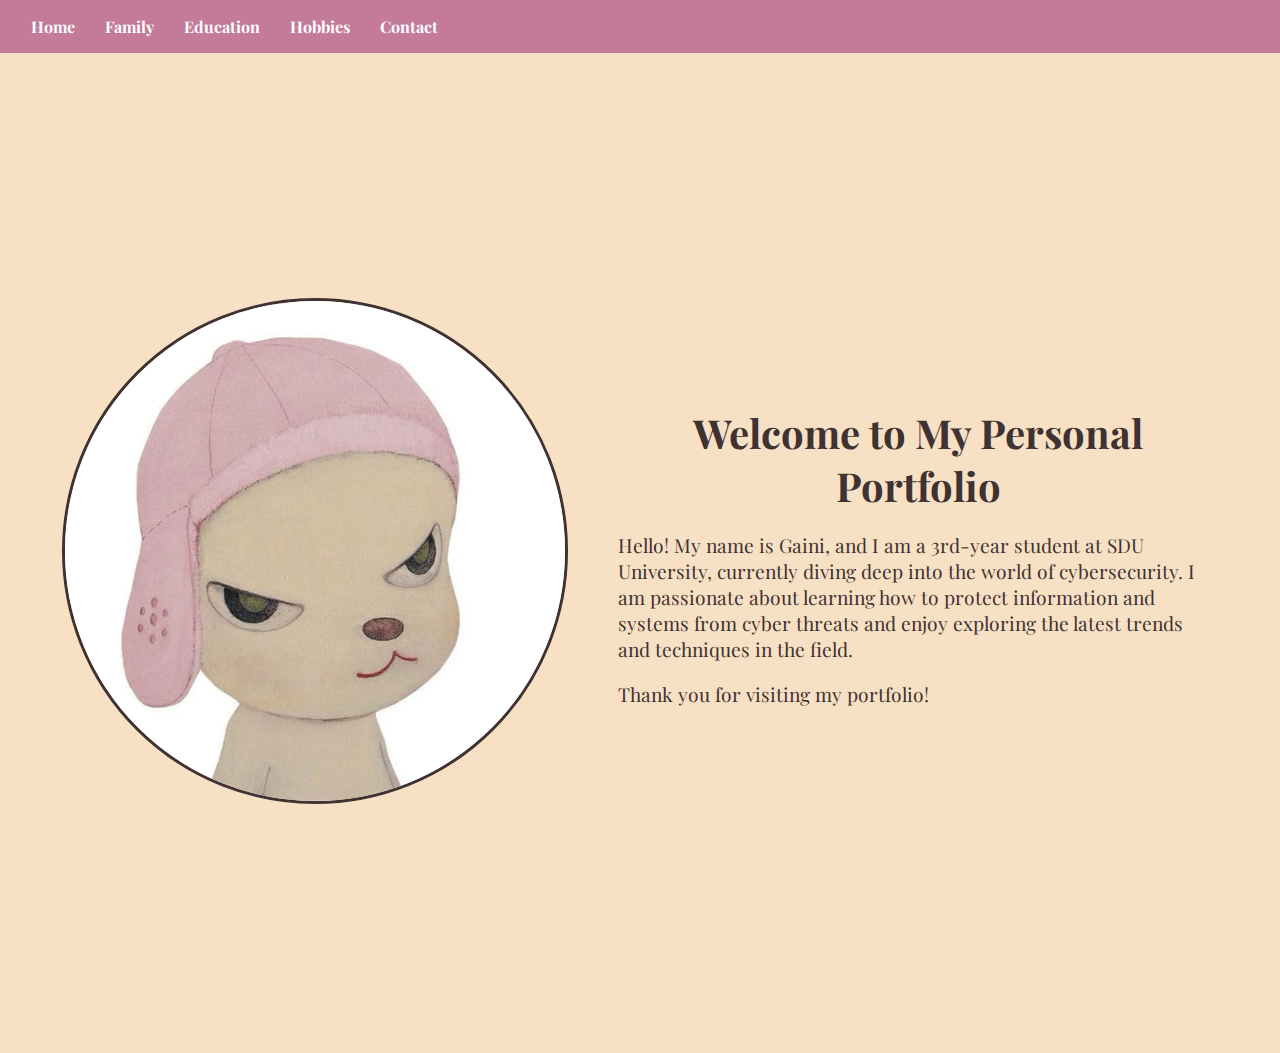
<file: index.html>
<!DOCTYPE html>
<html lang="en">
<head>
  <meta charset="UTF-8">
  <meta name="viewport" content="width=device-width, initial-scale=1.0">
  <title>Home</title>
  <link href="https://fonts.googleapis.com/css2?family=Playfair+Display:wght@400;700&display=swap" rel="stylesheet">
  <link rel="stylesheet" href="style.css">
</head>
<body>
  <!-- Content goes here -->
  <nav>
    <div class="hamburger" onclick="toggleMenu()">&#9776;</div> <!-- Hamburger icon -->
    <ul id="nav-list">
      <li><a href="index.html">Home</a></li>
      <li><a href="family.html">Family</a></li>
      <li><a href="education.html">Education</a></li>
      <li><a href="hobbies.html">Hobbies</a></li>
      <li><a href="contact.html">Contact</a></li>
    </ul>
  </nav>
  <script>
    function toggleMenu() {
      const navList = document.getElementById('nav-list');
      navList.classList.toggle('active'); // Toggle 'active' class
    }
  </script>

  <header class="home-header">
    <div class="profile-image">
     <img src="profilepic.jpeg" alt="Your Profile Picture">
    </div>
    <div class="home-text">
      <h1>Welcome to My Personal Portfolio</h1>
      <p>Hello! My name is Gaini, and I am a 3rd-year student at SDU University, 
        currently diving deep into the world of cybersecurity. I am passionate about 
        learning how to protect information and systems from cyber threats and enjoy exploring 
        the latest trends and techniques in the field.</p>
      <p>Thank you for visiting my portfolio!</p>
    </div>
  </header>
</body>
</html>
</file>
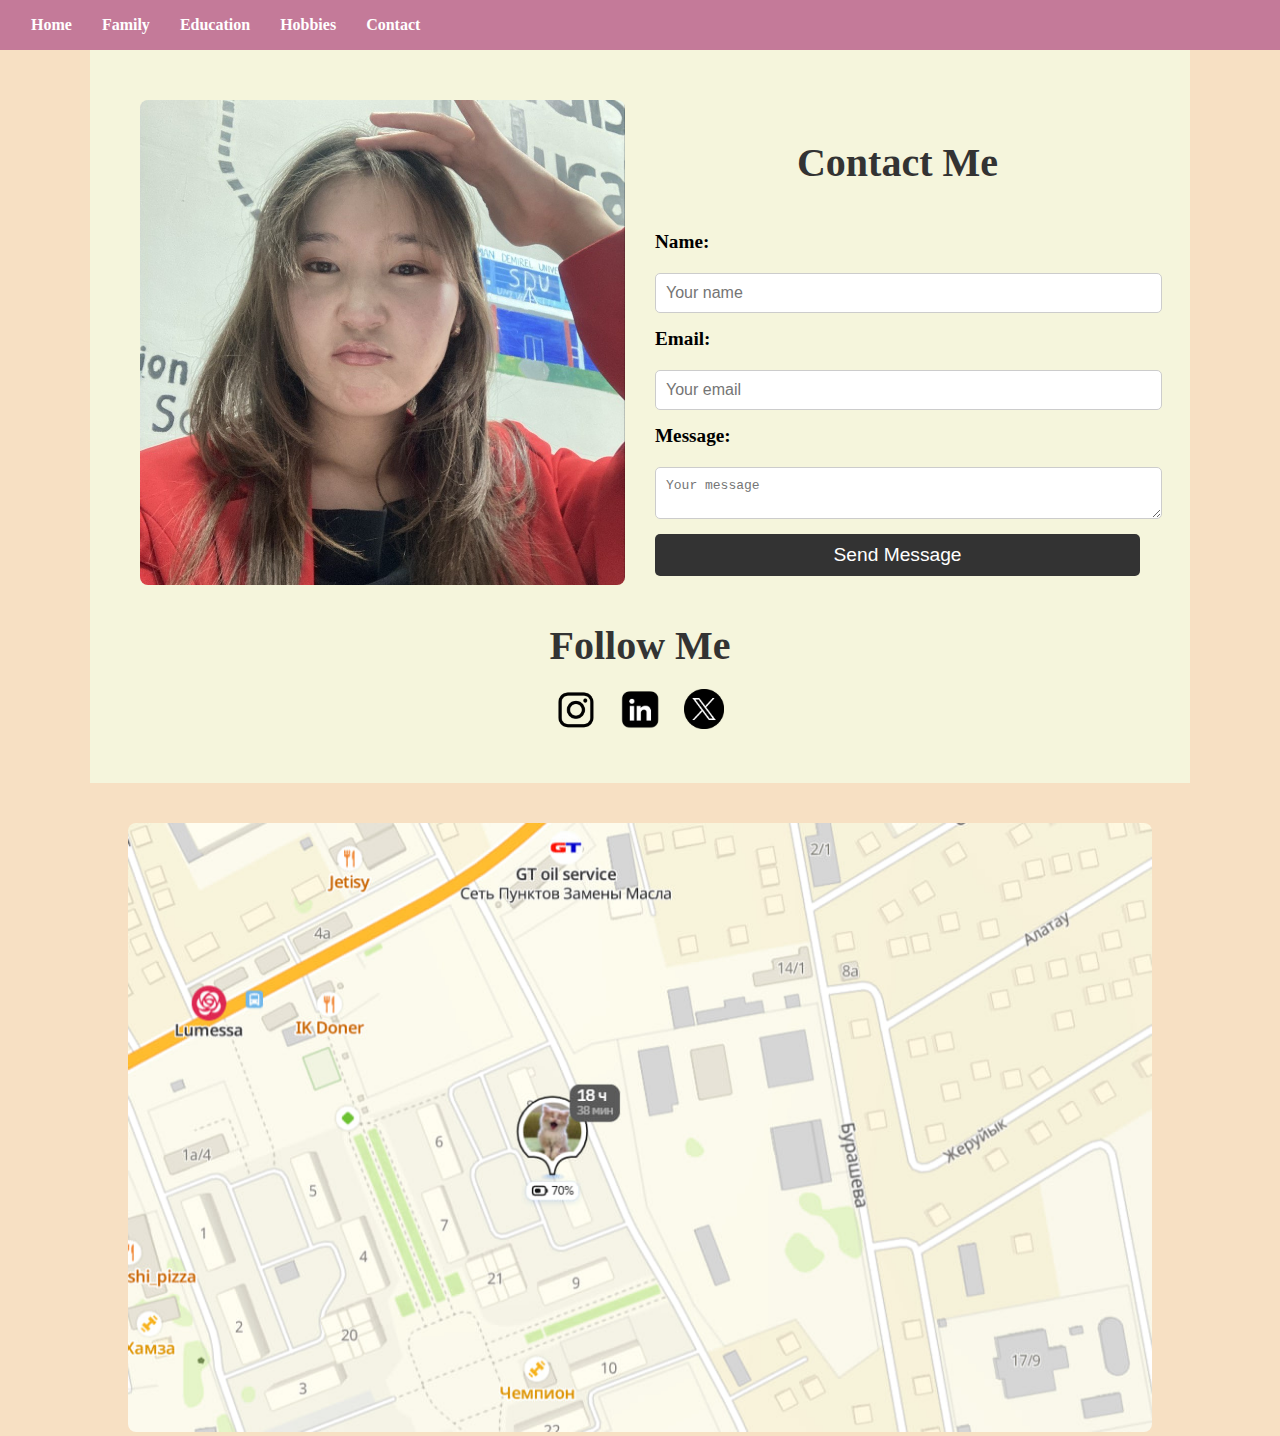
<file: contact.html>
<!DOCTYPE html>
<html lang="en">
<head>
  <meta charset="UTF-8">
  <meta name="viewport" content="width=device-width, initial-scale=1.0">
  <title>Contact</title>
  <link rel="stylesheet" href="style.css">
</head>
<body>
  <!-- Navigation Menu -->
  <nav>
    <div class="hamburger" onclick="toggleMenu()">&#9776;</div> <!-- Hamburger icon -->
    <ul id="nav-list">
      <li><a href="index.html">Home</a></li>
      <li><a href="family.html">Family</a></li>
      <li><a href="education.html">Education</a></li>
      <li><a href="hobbies.html">Hobbies</a></li>
      <li><a href="contact.html">Contact</a></li>
    </ul>
  </nav>
  <script>
    function toggleMenu() {
      const navList = document.getElementById('nav-list');
      navList.classList.toggle('active'); // Toggle 'active' class
    }
  </script>
  <!-- Contact Section -->
  <section class="contact-section">
    <!-- Contact Form and Image Wrapper -->
    <div class="contact-wrapper">
      <!-- Centered Title Above the Form -->
     
  
      <!-- Image Section -->
      <div class="contact-image">
        <img src="contact-image.jpg" alt="Contact Image">
      </div>
  
      <!-- Contact Form -->
      <form class="contact-form">
        <div class="contact-form-header">
          <h1>Contact Me</h1>
        </div>
        <label for="name">Name:</label>
        <input type="text" id="name" name="name" placeholder="Your name" required>
  
        <label for="email">Email:</label>
        <input type="email" id="email" name="email" placeholder="Your email" required>
  
        <label for="message">Message:</label>
        <textarea id="message" name="message" placeholder="Your message" required></textarea>
  
        <button type="submit">Send Message</button>
      </form>
    </div>
  
    <!-- Social Media Links -->
    <div class="social-media">
      <h2>Follow Me</h2>
      <a href="https://www.instagram.com/notamihoney" target="_blank">
        <img src="instagram-icon.png" alt="Instagram">
      </a>
      <a href="https://www.linkedin.com/in/gaini-kinayat-3369b0313?utm_source=share&utm_campaign=share_via&utm_content=profile&utm_medium=ios_app" target="_blank">
        <img src="linkedin-icon.png" alt="LinkedIn">
      </a>
      <a href="https://twitter.com/notamihoney" target="_blank">
        <img src="twitter-icon.png" alt="Twitter">
      </a>
    </div>
  </section>
  
  <!-- Static Map Image (Optional) -->
  <div class="map-section">
    <img src="static-map.jpg" alt="Map Location" class="map-image">
  </div>
</body>
</html>
</file>
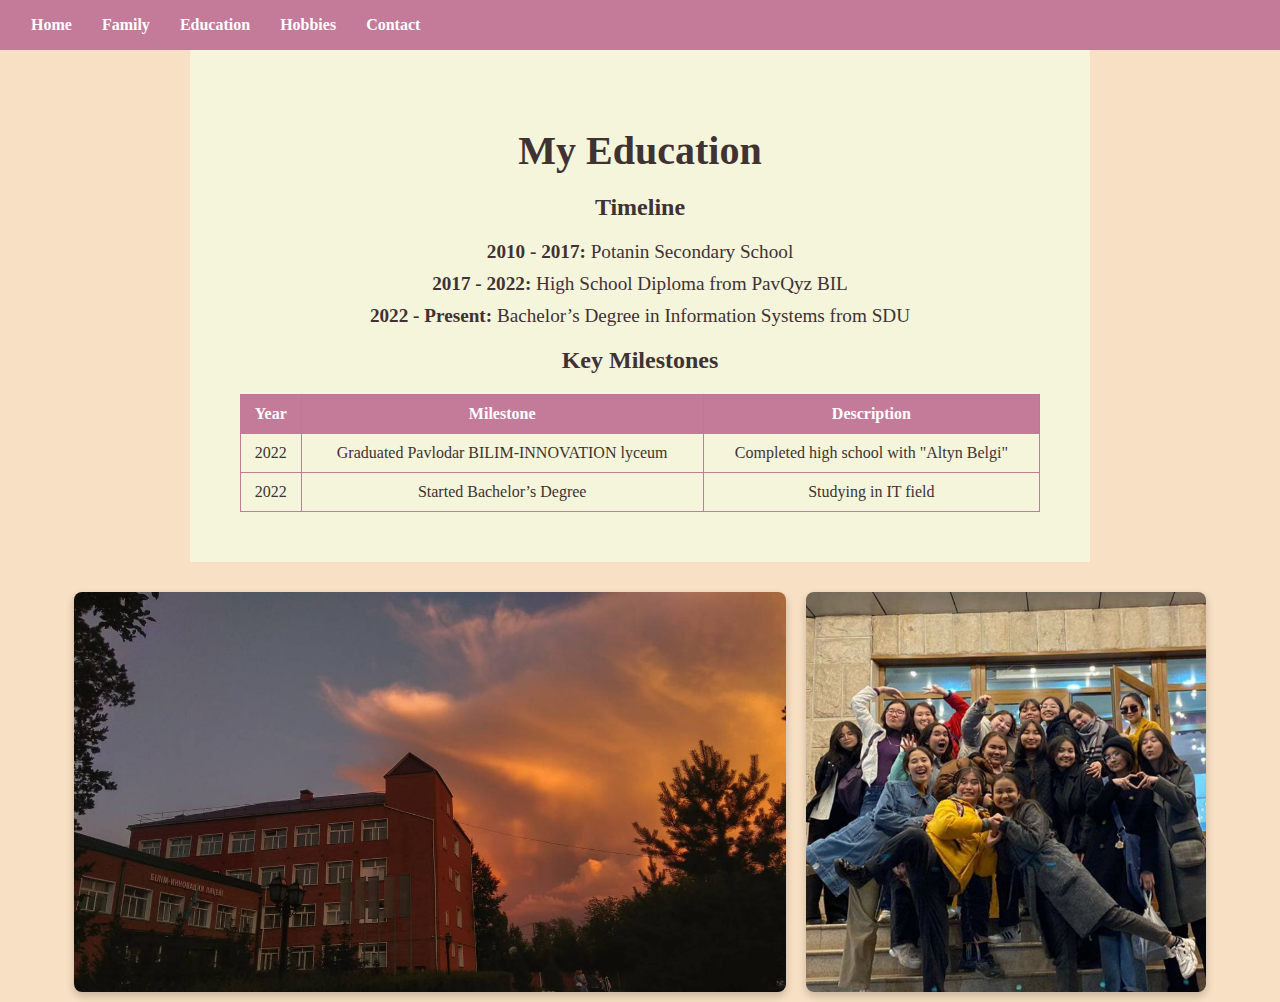
<file: education.html>
<!DOCTYPE html>
<html lang="en">
<head>
  <meta charset="UTF-8">
  <meta name="viewport" content="width=device-width, initial-scale=1.0">
  <title>Education - Personal Portfolio</title>
  <link rel="stylesheet" href="style.css">
</head>
<body>
  <!-- Navigation Menu -->
  <nav>
    <div class="hamburger" onclick="toggleMenu()">&#9776;</div> <!-- Hamburger icon -->
    <ul id="nav-list">
      <li><a href="index.html">Home</a></li>
      <li><a href="family.html">Family</a></li>
      <li><a href="education.html">Education</a></li>
      <li><a href="hobbies.html">Hobbies</a></li>
      <li><a href="contact.html">Contact</a></li>
    </ul>
  </nav>
  <script>
    function toggleMenu() {
      const navList = document.getElementById('nav-list');
      navList.classList.toggle('active'); // Toggle 'active' class
    }
  </script>

  <!-- Education Page Content -->
  <section class="education-section">
    <h1>My Education</h1>

    <!-- Timeline of Education -->
    <h2>Timeline</h2>
    <ul class="education-timeline">
      <li><strong>2010 - 2017:</strong> Potanin Secondary School</li> 
      <li><strong>2017 - 2022:</strong> High School Diploma from PavQyz BIL</li>
      <li><strong>2022 - Present:</strong> Bachelor’s Degree in Information Systems from SDU</li>
    </ul>

    <!-- Table for Milestones -->
    <h2>Key Milestones</h2>
    <table class="milestones-table">
      <thead>
        <tr>
          <th>Year</th>
          <th>Milestone</th>
          <th>Description</th>
        </tr>
      </thead>
      <tbody>
        <tr>
          <td>2022</td>
          <td>Graduated Pavlodar BILIM-INNOVATION lyceum</td>
          <td>Completed high school with "Altyn Belgi"</td>
        </tr>
        <tr>
          <td>2022</td>
          <td>Started Bachelor’s Degree</td>
          <td>Studying in IT field</td>
        </tr>
      </tbody>
    </table>
    </section>
   <!-- Section for Additional Images -->
    <section>
 
   <div class="image-gallery">
     <img src="lyceum.jpg" alt="Description of Image 1">
     <img src="classmates.jpg" alt="Description of Image 2">
     
   </div>
 </section>
</body>
</html>
</file>
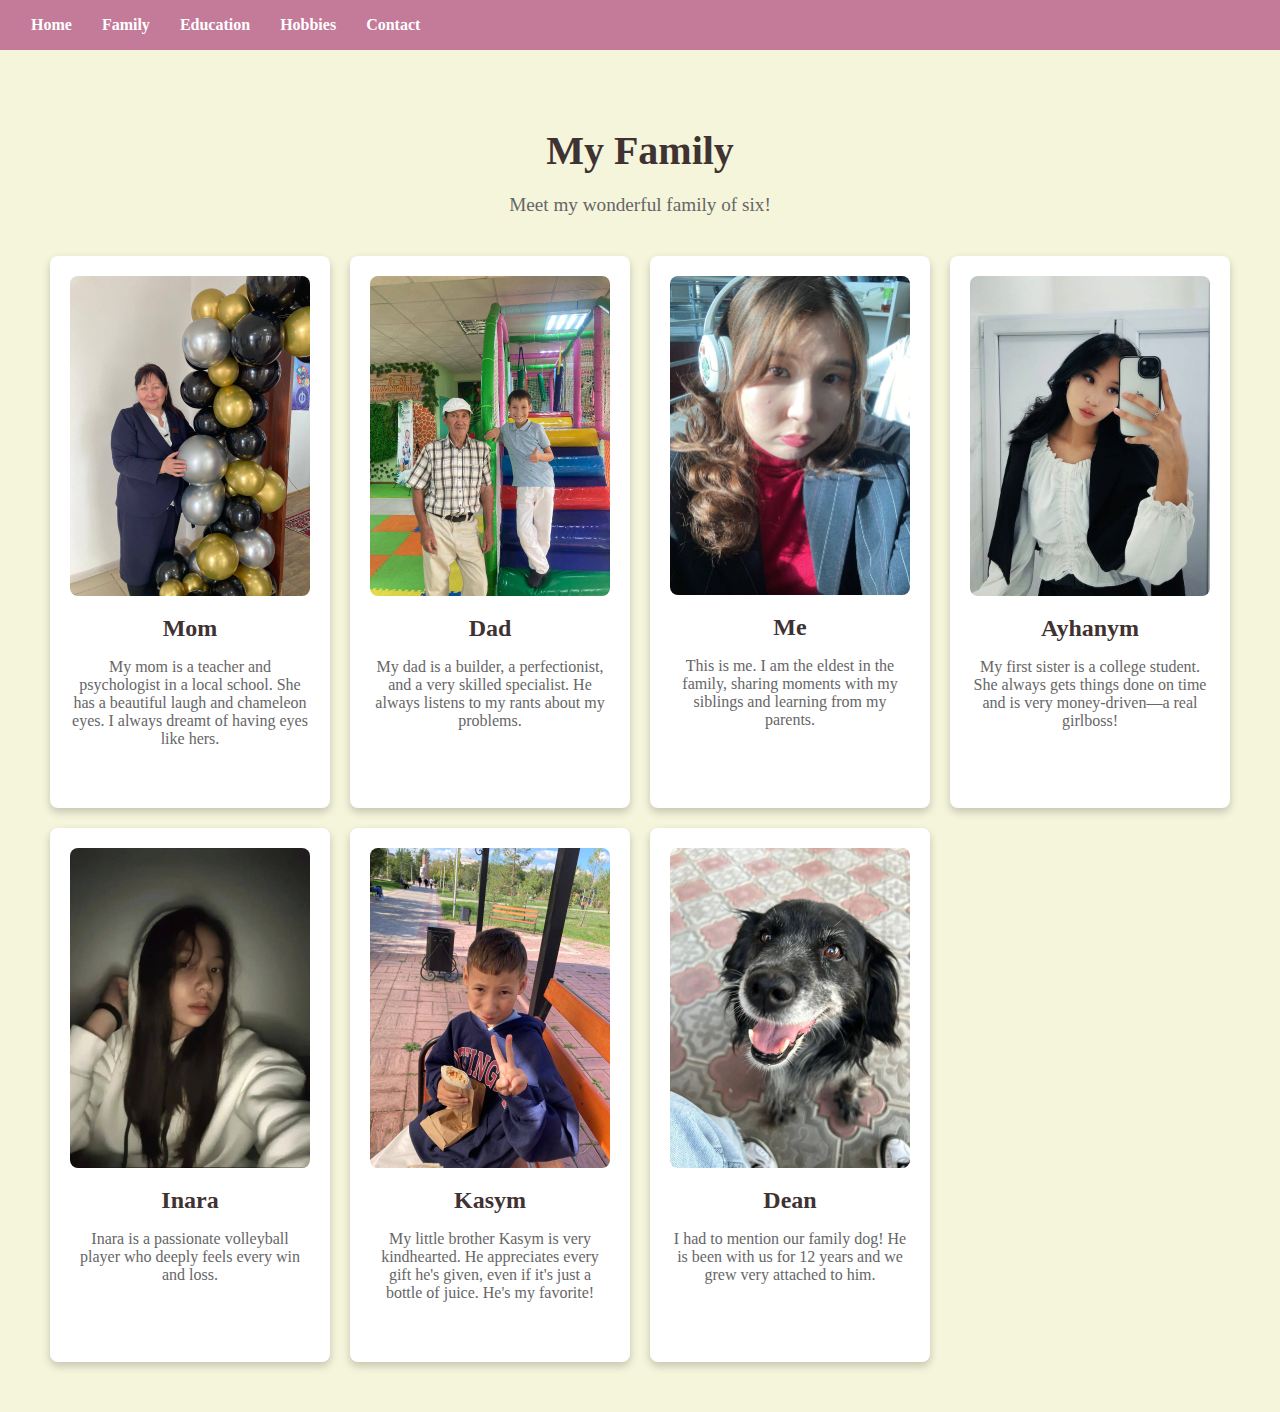
<file: family.html>
<!DOCTYPE html>
<html lang="en">
<head>
  <meta charset="UTF-8">
  <meta name="viewport" content="width=device-width, initial-scale=1.0">
  <title>Family</title>
  <link rel="stylesheet" href="style.css">
</head>
<body>
  <!-- Content goes here -->
  <nav>
    <div class="hamburger" onclick="toggleMenu()">&#9776;</div> <!-- Hamburger icon -->
    <ul id="nav-list">
      <li><a href="index.html">Home</a></li>
      <li><a href="family.html">Family</a></li>
      <li><a href="education.html">Education</a></li>
      <li><a href="hobbies.html">Hobbies</a></li>
      <li><a href="contact.html">Contact</a></li>
    </ul>
  </nav>
  <script>
    function toggleMenu() {
      const navList = document.getElementById('nav-list');
      navList.classList.toggle('active'); // Toggle 'active' class
    }
  </script>
   <section class="family-section">
    <h1>My Family</h1>
    <p>Meet my wonderful family of six!</p>

    <!-- Family Grid -->
    <div class="family-grid">
      <!-- Family Member 1: Mom -->
      <div class="family-member">
        <img src="mom.jpg" alt="Mom">
        <h3>Mom</h3>
        <p>My mom is a teacher and psychologist in a local school. She has a beautiful laugh and chameleon eyes. I always dreamt of having eyes like hers.</p>
      </div>

      <!-- Family Member 2: Dad -->
      <div class="family-member">
        <img src="dad.jpg" alt="Dad">
        <h3>Dad</h3>
        <p>My dad is a builder, a perfectionist, and a very skilled specialist. He always listens to my rants about my problems.</p>
      </div>

      <!-- Family Member 3: Me -->
      <div class="family-member">
        <img src="me.jpg" alt="Me">
        <h3>Me</h3>
        <p>This is me. I am the eldest in the family, sharing moments with my siblings and learning from my parents.</p>
      </div>

      <!-- Family Member 4: First Sister -->
      <div class="family-member">
        <img src="ayhanym.jpg" alt="Ayhanym">
        <h3>Ayhanym</h3>
        <p>My first sister is a college student. She always gets things done on time and is very money-driven—a real girlboss!</p>
      </div>

      <!-- Family Member 5: Inara (Second Sister) -->
      <div class="family-member">
        <img src="inara.jpg" alt="Inara">
        <h3>Inara</h3>
        <p>Inara is a passionate volleyball player who deeply feels every win and loss.</p>
      </div>

      <!-- Family Member 6: Kasym (Brother) -->
      <div class="family-member">
        <img src="kasym.jpg" alt="Kasym">
        <h3>Kasym</h3>
        <p>My little brother Kasym is very kindhearted. He appreciates every gift he's given, even if it's just a bottle of juice. He's my favorite!</p>
      </div>

      <div class="family-member">
        <img src="dean.jpg" alt="dean">
        <h3>Dean</h3>
        <p>I had to mention our family dog! He is been with us for 12 years and we grew very attached to him.</p>
      </div>
    </div>
  </section>
</body>
</html>
</file>
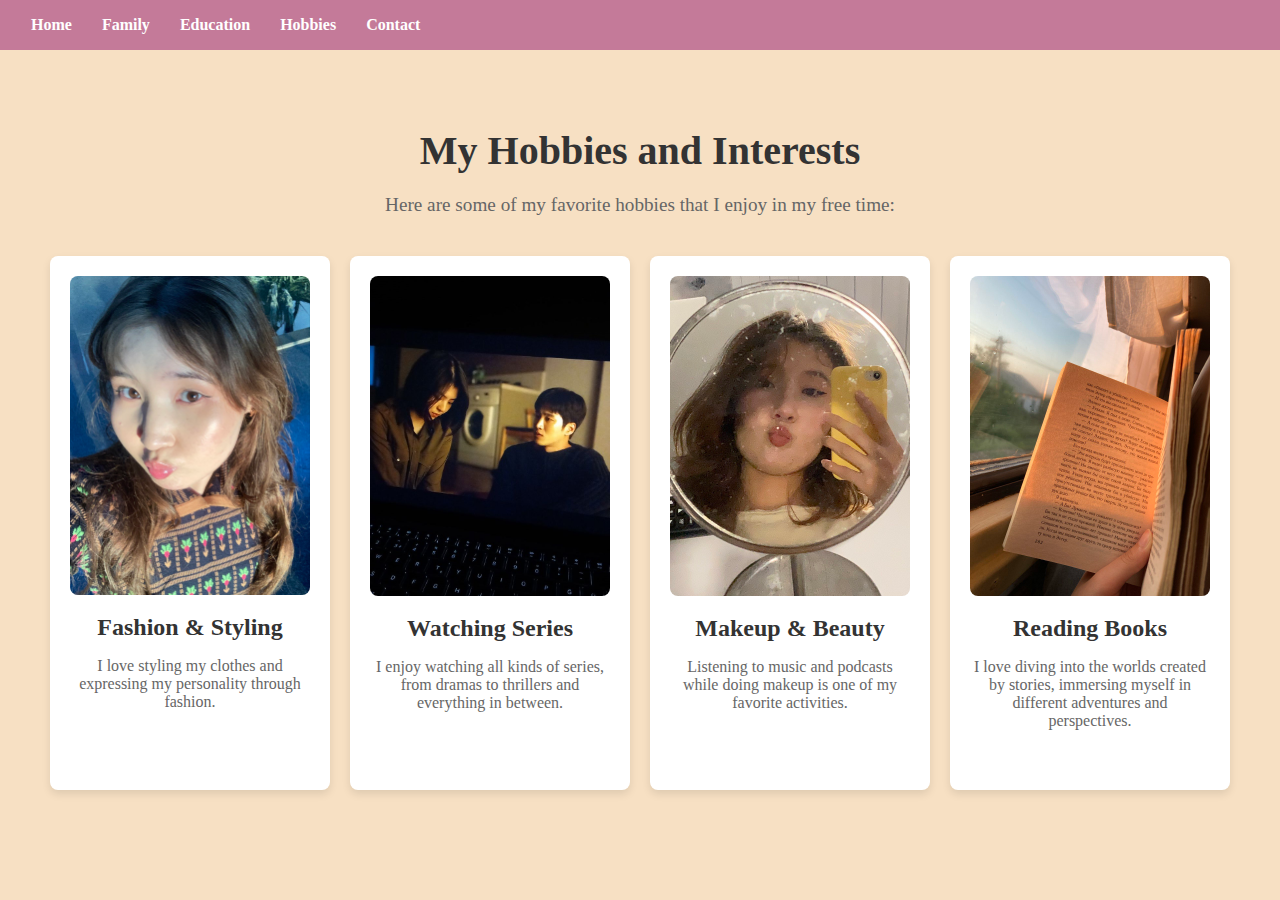
<file: hobbies.html>
<!DOCTYPE html>
<html lang="en">
<head>
  <meta charset="UTF-8">
  <meta name="viewport" content="width=device-width, initial-scale=1.0">
  <title>Hobbies and Interests</title>
  <link rel="stylesheet" href="style.css">
</head>
<body>
  <!-- Navigation Menu -->
  <nav>
    <div class="hamburger" onclick="toggleMenu()">&#9776;</div> <!-- Hamburger icon -->
    <ul id="nav-list">
      <li><a href="index.html">Home</a></li>
      <li><a href="family.html">Family</a></li>
      <li><a href="education.html">Education</a></li>
      <li><a href="hobbies.html">Hobbies</a></li>
      <li><a href="contact.html">Contact</a></li>
    </ul>
  </nav>
  <script>
    function toggleMenu() {
      const navList = document.getElementById('nav-list');
      navList.classList.toggle('active'); // Toggle 'active' class
    }
  </script>

  <!-- Hobbies Section -->
  <section class="hobbies-section">
    <h1>My Hobbies and Interests</h1>
    
    <p>Here are some of my favorite hobbies that I enjoy in my free time:</p>
    
    <!-- Hobbies Grid -->
    <div class="hobbies-grid">
      <div class="hobby">
        <img src="fashion.jpg" alt="Fashion">
        <h3>Fashion & Styling</h3>
        <p>I love styling my clothes and expressing my personality through fashion.</p>
      </div>  
      <div class="hobby">
        <img src="series.jpeg" alt="Series">
        <h3>Watching Series</h3>
        <p>I enjoy watching all kinds of series, from dramas to thrillers and everything in between.</p>
      </div>
      <div class="hobby">
        <img src="makeup.jpg" alt="Makeup">
        <h3>Makeup & Beauty</h3>
        <p>Listening to music and podcasts while doing makeup is one of my favorite activities.</p>
      </div>
      <div class="hobby">
        <img src="reading.jpg" alt="Reading Books">
        <h3>Reading Books</h3>
        <p>I love diving into the worlds created by stories, immersing myself in different adventures and perspectives.</p>
      </div>
    </div>
  </section>
</body>
</html>
</file>
<file: style.css>
/* General Styles */
body {
  font-family: 'Playfair Display', serif;
  margin: 0;
  padding: 0;
  background-color: rgb(247, 224, 195);
}

nav {
  font-family: 'Playfair Display', serif;
  background-color: #c17596f4;
  padding: 1em;
  display: flex;  
  justify-content: space-between; /* Space between hamburger and menu */
  align-items: center; /* Center items vertically */
}

nav ul {
  list-style-type: none;
  margin: 0;
  padding: 0;
  display: flex; /* Ensure items stay in a row */
}

nav ul li {
  display: inline;
  margin: 0 15px;
}

nav ul li a {
  color: white;
  text-decoration: none;
  font-weight: bold;
}

nav ul li a:hover {
  text-decoration: underline;
}

/* Hamburger Icon Styles */
.hamburger {
  display: none; /* Hide by default */
  font-size: 24px;
  cursor: pointer;
}

/* Responsive Behavior */
@media (max-width: 768px) {
  nav ul {
    display: none; /* Hide menu items by default */
    flex-direction: column; /* Stack items vertically */
    width: 100%; /* Full width */
    background-color: #c17596f4; /* Background for dropdown */
  }

  nav ul.active {
    display: flex; /* Show menu items when active */
  }

  .hamburger {
    display: block; /* Show hamburger icon */
  }

  nav ul li {
    margin: 10px 0; /* Space between items */
    text-align: center; /* Center text */
  }
}


/* Home Page Styles */
.home-header {
  display: flex; /* Enables Flexbox for the header */
  justify-content: center; /* Centers the content horizontally */
  align-items: center; /* Aligns the content vertically */
  padding: 50px 20px; /* Adjust padding for some space around */
  background-size: cover; /* Ensures the whole image fits inside the header */
  background-position: center; /* Centers the image in the header */
  background-repeat: no-repeat; /* Prevents the image from repeating */
  height: 100vh; /* Set the height to 100% of the viewport height */
}

.profile-image {
  margin-right: 50px; /* Space between profile image and text */
}

.profile-image img {
  width: 500px; /* Default profile image size */
  height: auto;
  border-radius: 50%;
  border: 3px solid #3f3232;
}

.home-text {
  max-width: 600px;
}

h1 {
  font-size: 2.5em;
  color: #3f3232;
}

p {
  font-size: 1.2em;
  color: #3f3232;
}

/* Responsive Behavior */
@media (max-width: 1024px) {
  .home-header {
    padding: 40px 20px;
  }

  .profile-image img {
    width: 400px; /* Slightly reduce profile image size on tablets */
  }

  h1 {
    font-size: 2.2em; /* Adjust font size for better readability */
  }

  p {
    font-size: 1.1em;
  }
}

@media (max-width: 768px) {
  .home-header {
    flex-direction: column; /* Stack image and text vertically on smaller screens */
    text-align: center; /* Center text */
    padding: 30px 20px;
  }

  .profile-image {
    margin-right: 0; /* Remove margin when stacked vertically */
    margin-bottom: 20px; /* Add margin below image */
  }

  .profile-image img {
    width: 300px; /* Reduce profile image size for mobile */
  }

  h1 {
    font-size: 2em; /* Further reduce font size */
  }

  p {
    font-size: 1em;
  }
}

@media (max-width: 480px) {
  .home-header {
    padding: 20px 10px;
  }

  .profile-image img {
    width: 250px; /* Smaller profile image for very small screens */
  }

  h1 {
    font-size: 1.8em; /* Adjust font size for mobile */
  }

  p {
    font-size: 0.9em;
  }
}

/* Education Page Styles */
.education-section {
  padding: 50px;
  background-color: beige;
  max-width: 800px;
  margin: 0 auto;
  text-align: center;
}

h1, h2 {
  color: #3f3232;
  margin-bottom: 20px;
  text-align: center;
}

.education-timeline {
  list-style-type: none;
  padding: 0;
}

.education-timeline li {
  margin: 10px 0;
  font-size: 1.2em;
  color: #3f3232;
}

.milestones-table {
  width: 100%;
  border-collapse: collapse;
  margin-top: 20px;
}

.milestones-table th, .milestones-table td {
  border: 1px solid #c17596f4;
  padding: 10px;
}

.milestones-table th {
  background-color: #c17596f4;
  color: white;
}

.milestones-table td {
  text-align: center;
  color: #3f3232;
}

.image-gallery {
  display: flex; /* Use flexbox to arrange images in a row */
  justify-content: center; /* Center the images in the section */
  flex-wrap: wrap; /* Allow images to wrap to the next line if the screen is too narrow */
  margin-top: 20px; /* Space above the gallery */
}

.image-gallery img {
  width: auto; /* Set a width for the images */
  height: 400px; /* Maintain aspect ratio */
  margin: 10px; /* Space around the images */
  border-radius: 8px; /* Optional: add rounded corners */
  box-shadow: 0 4px 8px rgba(0, 0, 0, 0.2); /* Optional: add shadow for depth */
}

/* Responsive Behavior */
@media (max-width: 1024px) {
  .education-section {
    padding: 40px 20px;
  }

  .milestones-table th, .milestones-table td {
    padding: 8px;
    font-size: 0.95em;
  }

  .image-gallery img {
    height: 300px; /* Adjust image height for tablets */
  }
}

@media (max-width: 768px) {
  .education-section {
    padding: 30px 15px;
  }

  h1, h2 {
    font-size: 1.8em;
  }

  .education-timeline li {
    font-size: 1.1em;
  }

  .milestones-table th, .milestones-table td {
    padding: 6px;
    font-size: 0.9em;
  }

  .image-gallery img {
    height: 250px; /* Reduce image height for smaller screens */
  }
}

@media (max-width: 480px) {
  .education-section {
    padding: 20px 10px;
  }

  h1, h2 {
    font-size: 1.5em;
  }

  .education-timeline li {
    font-size: 1em;
  }

  .milestones-table th, .milestones-table td {
    padding: 5px;
    font-size: 0.85em;
  }

  .image-gallery img {
    height: 200px; /* Further reduce image height for mobile screens */
  }
}


/* Hobbies Page Styles */
.hobbies-section {
  padding: 50px;
  background-color: rgb(247, 224, 195);
  max-width: 1200px;
  margin: 0 auto;
  text-align: center;
}

.hobbies-section h1 {
  font-size: 2.5em;
  margin-bottom: 20px;
  color: #333;
}

.hobbies-section p {
  font-size: 1.2em;
  margin-bottom: 40px;
  color: #666;
}

.hobbies-grid {
  display: grid;
  grid-template-columns: repeat(auto-fit, minmax(250px, 1fr));
  gap: 20px;
}

.hobby {
  background-color: white;
  padding: 20px;
  border-radius: 8px;
  box-shadow: 0 4px 8px rgba(0, 0, 0, 0.1);
  text-align: center;
}

.hobby img {
  max-width: 100%;
  height: auto;
  border-radius: 8px;
}

.hobby h3 {
  font-size: 1.5em;
  margin: 15px 0;
  color: #333;
}

.hobby p {
  font-size: 1em;
  color: #666;
}

/* Contact Page Styles */
.contact-section {
  padding: 50px;
  background-color: beige;
  max-width: 1000px;
  margin: 0 auto;
  text-align: center;
}

.contact-section h1, .contact-section h2 {
  font-size: 2.5em;
  color: #333;
  margin-bottom: 20px;
}

/* Flexbox container for form and image */
.contact-wrapper {
  display: flex; /* Arrange form and image side by side */
  align-items: center; /* Align items vertically */
  gap: 30px; /* Space between form and image */
}

.contact-image {
  flex: 1; /* Make image section take up one part of the space */
}

.contact-image img {
  max-width: 100%; /* Ensure image scales properly */
  border-radius: 8px; /* Optional: rounded corners */
}

.contact-form {
  flex: 1; /* Make form section take up one part of the space */
  display: flex;
  flex-direction: column;
  gap: 15px;
  text-align: left; /* Align text to the left */
}

.contact-form label {
  font-size: 1.2em;
  font-weight: bold;
  margin-bottom: 5px;
  display: block;
}

.contact-form-header {
  flex-basis: 100%; /* Take up full width */
  text-align: center;
  margin-bottom: 10px;
}


.contact-form input, .contact-form textarea {
  width: 100%;
  padding: 10px;
  font-size: 1em;
  border: 1px solid #ccc;
  border-radius: 5px;
}

.contact-form button {
  padding: 10px 20px;
  font-size: 1.2em;
  color: white;
  background-color: #333;
  border: none;
  border-radius: 5px;
  cursor: pointer;
}

.contact-form button:hover {
  background-color: #555;
}

/* Social Media Styles */
.social-media {
  margin-top: 30px;
}

.social-media a {
  margin: 0 10px;
  display: inline-block;
}

.social-media img {
  width: 40px;
  height: 40px;
}


.map-section {
  margin-top: 40px;
  text-align: center;
}

.map-image {
  width: 80%;
  height: auto;
  border-radius: 8px;
}
/* Responsive behavior: Stack the form and image vertically on small screens */
@media (max-width: 768px) {
  .contact-wrapper {
    flex-direction: column; /* Stack the form and image */
  }
}
/* Family Page Styles */
.family-section {
  padding: 50px;
  background-color: beige;
  text-align: center;
}

.family-section h1 {
  color: #3f3232;
  font-size: 2.5em;
  margin-bottom: 20px;
}

.family-section p {
  color: #666;
  font-size: 1.2em;
  margin-bottom: 40px;
}

.family-grid {
  display: grid;
  grid-template-columns: repeat(auto-fit, minmax(250px, 1fr)); /* Responsive grid */
  gap: 20px;
  justify-items: center;
}

.family-member {
  background-color: #fff;
  padding: 20px;
  border-radius: 8px;
  box-shadow: 0 4px 8px rgba(0, 0, 0, 0.2);
  text-align: center;
}

.family-member img {
  width: 100%;
  height: auto;
  border-radius: 8px;
  max-width: 250px;
}

.family-member h3 {
  font-size: 1.5em;
  color: #3f3232;
  margin: 15px 0;
}

.family-member p {
  color: #666;
  font-size: 1em;
}
</file>
